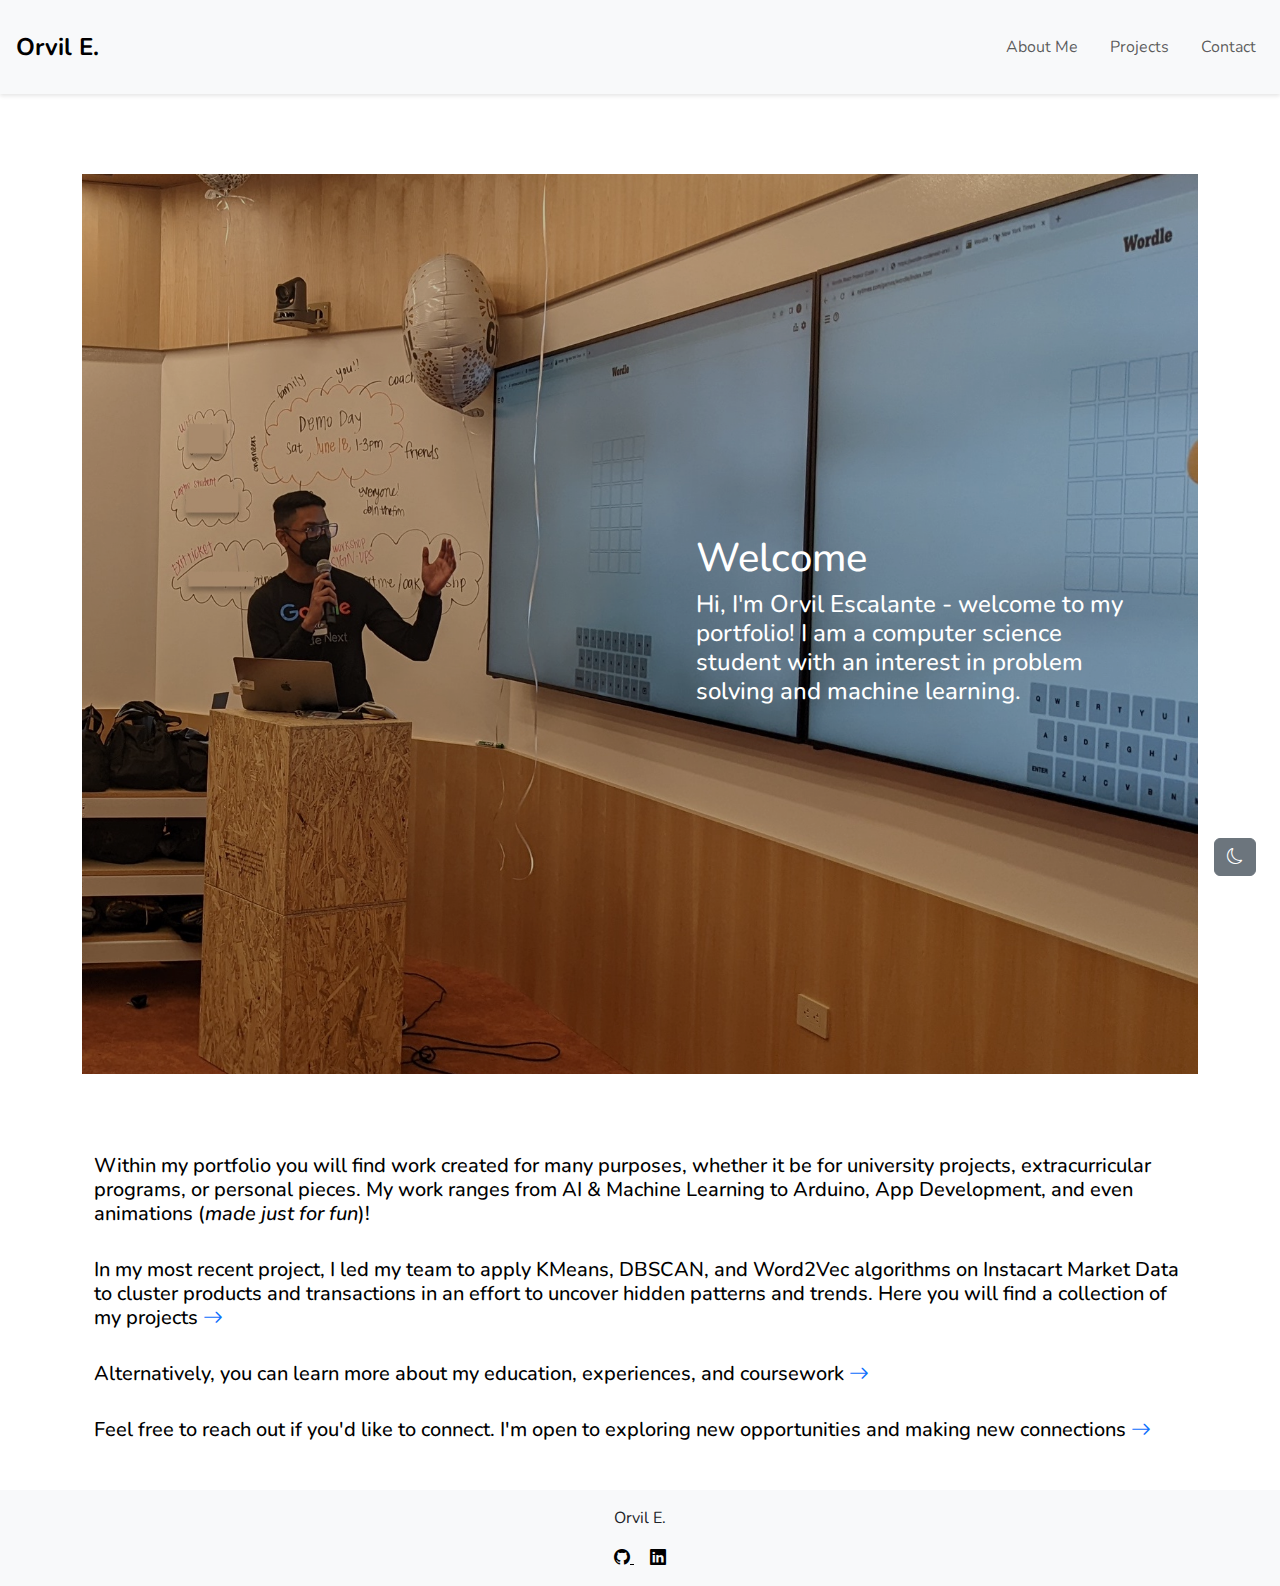
<file: index.html>
<!DOCTYPE html>
<html lang="en">

<head>
    <meta charset="UTF-8">
    <meta name="viewport" content="width=device-width, initial-scale=1.0">
    <title>Orvil E.</title>
    <!-- Bootstrap CSS -->
    <link href="https://cdn.jsdelivr.net/npm/bootstrap@5.3.0/dist/css/bootstrap.min.css" rel="stylesheet">
    <link href="https://cdn.jsdelivr.net/npm/bootstrap-icons/font/bootstrap-icons.css" rel="stylesheet">
    <link id="theme-stylesheet" rel="stylesheet" href="light.css">
    <link rel="preload" href="dark.css" as="style">
    <link rel="preconnect" href="https://fonts.googleapis.com">
    <link rel="preconnect" href="https://fonts.gstatic.com" crossorigin>
    <link href="https://fonts.googleapis.com/css2?family=Nunito:ital,wght@0,200..1000;1,200..1000&display=swap" rel="stylesheet">

</head>

<body>
    <header class="bg-dark text-white py-3">
        <nav class="navbar navbar-expand-lg navbar-dark container-fluid">
            <a class="navbar-brand ms-3" href="index.html">Orvil E.</a>
            <button
                class="navbar-toggler"
                type="button"
                data-bs-toggle="collapse"
                data-bs-target="#navbarNav"
                aria-controls="navbarNav"
                aria-expanded="false"
                aria-label="Toggle navigation">
                <span class="navbar-toggler-icon"></span>
            </button>
            <div class="collapse navbar-collapse justify-content-end pe-3" id="navbarNav">
                <ul class="navbar-nav">
                    <li class="nav-item">
                        <a class="nav-link" href="about.html">About Me</a>
                    </li>
                    <li class="nav-item">
                        <a class="nav-link" href="projects.html">Projects</a>
                    </li>
                    <li class="nav-item">
                        <a class="nav-link" href="contact.html">Contact</a>
                    </li>
                </ul>
            </div>
        </nav>
    </header>
    

    <main class="container my-5">
        <section id="welcome" class="hero-section">
            <div class="hero-content">
                <h1>Welcome</h1>
                <h4>Hi, I'm Orvil Escalante - welcome to my portfolio! I am a computer science student with an interest in problem solving and machine learning.</h4>
            </div>
        </section>
        <section>
            <div class="container my-5">
                <h5>Within my portfolio you will find work created for many purposes, whether it be for university projects, extracurricular programs, or personal pieces. My work ranges from AI & Machine Learning to Arduino, App Development, and even animations (<i>made just for fun</i>)!</h5><br><h5> In my most recent project, I led my team to apply KMeans, DBSCAN, and Word2Vec algorithms on Instacart Market Data to cluster products and transactions in an effort to uncover hidden patterns and trends. Here you will find a collection of my projects <a href="projects.html" class="bi bi-arrow-right"></a></span></h5>
                <br>
                <h5>Alternatively, you can learn more about my education, experiences, and coursework <a href="about.html" class="bi bi-arrow-right"></a></span></h5>
                <br>
                <h5>Feel free to reach out if you'd like to connect. I'm open to exploring new opportunities and making new connections <a href="contact.html" class="bi bi-arrow-right"></a> </h5>

            </div>
        </section>

        </section>

      
    </main>

    <!-- Placeholder for the footer -->
    <div id="footer-placeholder"></div>


    <!-- Theme Toggle Button -->
    <button id="theme-toggle" class="btn btn-secondary position-fixed bottom-0 end-0 m-4">🌙</button>

    <!-- Bootstrap Bundle with Popper -->
    <script src="https://cdn.jsdelivr.net/npm/bootstrap@5.3.0/dist/js/bootstrap.bundle.min.js"></script>
    <script src="script.js"></script>
</body>

</html>
</file>
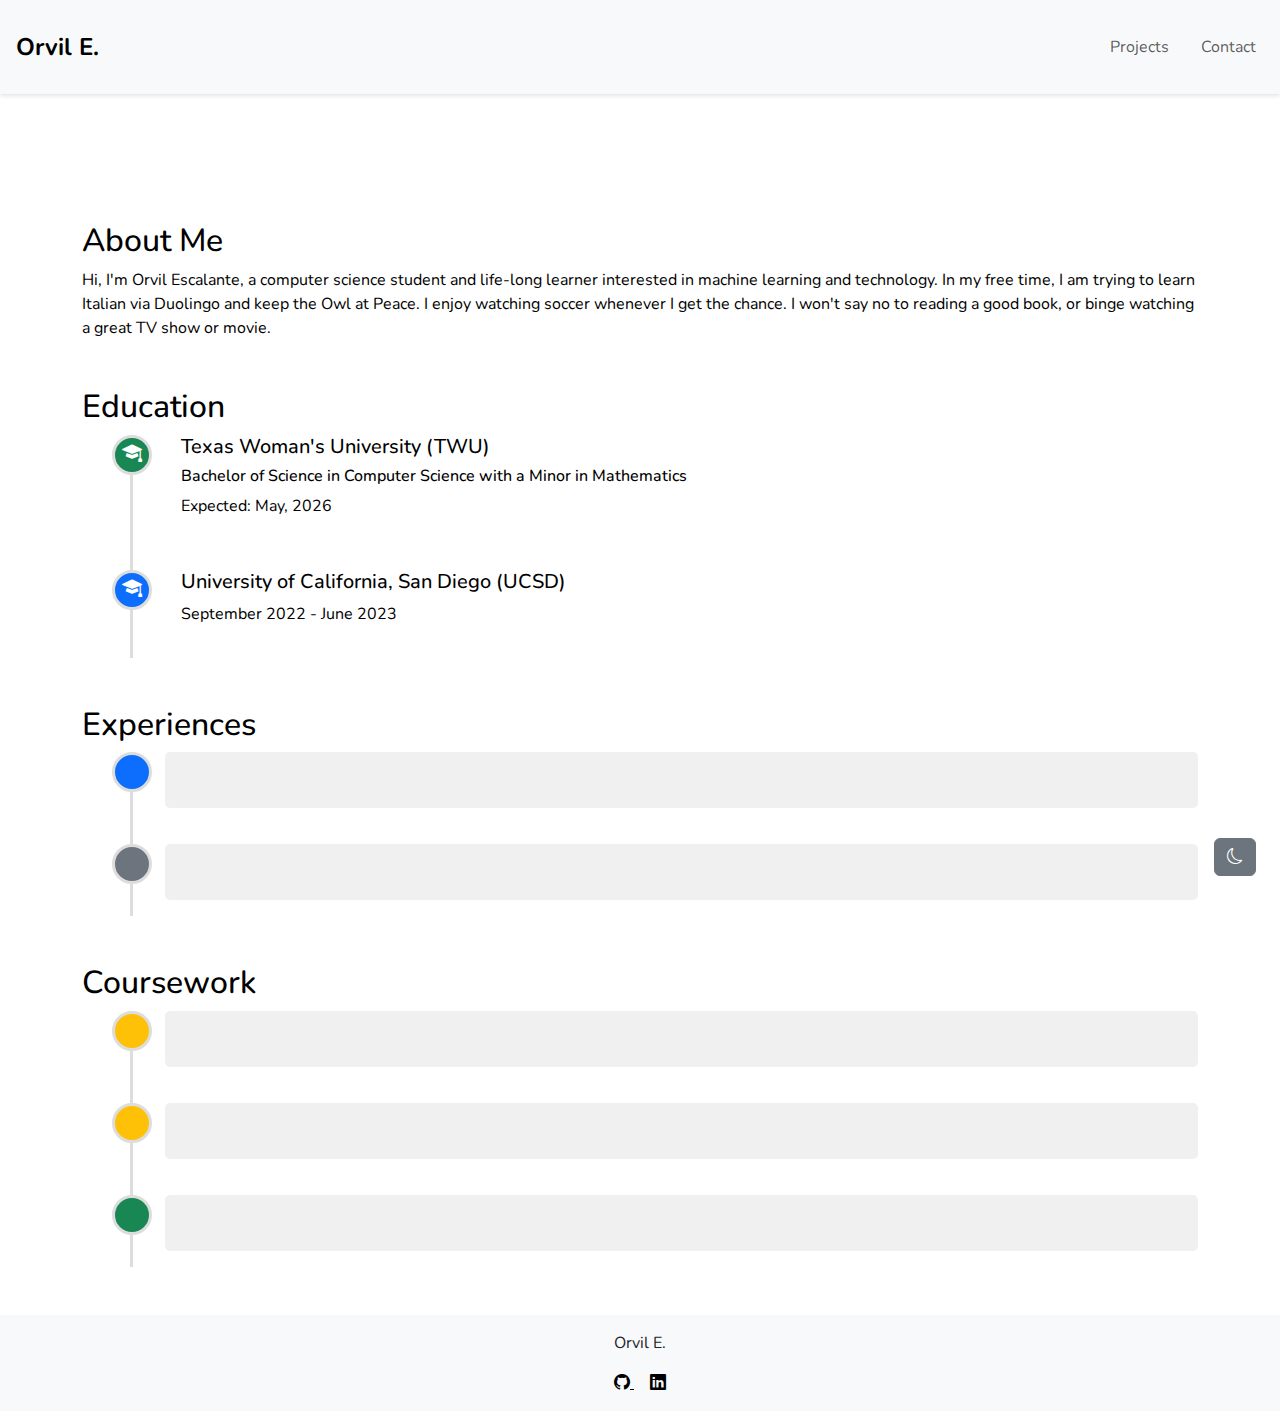
<file: about.html>
<!DOCTYPE html>
<html lang="en">
<head>
    <meta charset="UTF-8">
    <meta name="viewport" content="width=device-width, initial-scale=1.0">
    <title>About Me</title>
    <link href="https://cdn.jsdelivr.net/npm/bootstrap@5.3.0/dist/css/bootstrap.min.css" rel="stylesheet">
    <link href="https://cdn.jsdelivr.net/npm/bootstrap-icons/font/bootstrap-icons.css" rel="stylesheet">
    <link id="theme-stylesheet" rel="stylesheet" href="light.css">
    <link rel="preload" href="dark.css" as="style">
    <link href="https://fonts.googleapis.com/css2?family=Nunito:ital,wght@0,200..1000;1,200..1000&display=swap" rel="stylesheet">


</head>
<body>
    <header class="bg-dark text-white py-3">
        <nav class="navbar navbar-expand-lg navbar-dark container-fluid">
            <a class="navbar-brand ms-3" href="index.html">Orvil E.</a>
            <button
                class="navbar-toggler"
                type="button"
                data-bs-toggle="collapse"
                data-bs-target="#navbarNav"
                aria-controls="navbarNav"
                aria-expanded="false"
                aria-label="Toggle navigation">
                <span class="navbar-toggler-icon"></span>
            </button>
            <div class="collapse navbar-collapse justify-content-end pe-3" id="navbarNav">
                <ul class="navbar-nav">
                    <li class="nav-item">
                        <a class="nav-link" href="projects.html">Projects</a>
                    </li>
                    <li class="nav-item">
                        <a class="nav-link" href="contact.html">Contact</a>
                    </li>
                </ul>
            </div>
        </nav>
    </header>

    <main class="container my-5">
        <section id="about" class="my-5">
            <h2>About Me</h2>
            <p>Hi, I'm Orvil Escalante, a computer science student and life-long learner interested in machine learning and technology. In my free time, I am trying to learn Italian via Duolingo and keep the Owl at Peace. I enjoy watching soccer whenever I get the chance. I won't say no to reading a good book, or binge watching a great TV show or movie.</p>
        </section>

        <section id="education" class="my-5 skeleton-section">
            <h2>Education</h2>
            <div class="timeline skeleton-container" id="education-timeline">
                <div class="timeline-item skeleton-item">
                    <span class="timeline-icon bg-primary text-white">
                    </span>
                    <div class="timeline-content">
                      <h5></h5>
                      <h6></h6>
                      <p></p>
                    </div>
                  </div>
            </div>
        </section>

        <section id="experiences" class="my-5 skeleton-section">
            <h2>Experiences</h2>
            <div class="timeline skeleton-container" id="experiences-timeline">
                <div class="timeline-item skeleton-item">
                    <span class="timeline-icon bg-primary text-white"></span>
                    <div class="timeline-content">
                        <h5></h5>
                        <p></p>
                        <p></p>
                    </div>
                </div>
                <div class="timeline-item skeleton-item">
                    <span class="timeline-icon bg-secondary text-white"></span>
                    <div class="timeline-content">
                        <h5></h5>
                        <p></p>
                        <p></p>
                    </div>
                </div>
            </div>
        </section>
        
        <section id="coursework" class="my-5 skeleton-section">
            <h2>Coursework</h2>
            <div class="timeline skeleton-container" id="coursework-timeline">
                <div class="timeline-item skeleton-item">
                    <span class="timeline-icon bg-warning text-dark"></span>
                    <div class="timeline-content">
                        <h5></h5>
                        <p></p>
                        <p></p>
                    </div>
                </div>
                <div class="timeline-item skeleton-item">
                    <span class="timeline-icon bg-warning text-dark"></span>
                    <div class="timeline-content">
                        <h5></h5>
                        <p></p>
                        <p></p>
                    </div>
                </div>
                <div class="timeline-item skeleton-item">
                    <span class="timeline-icon bg-success text-white"></span>
                    <div class="timeline-content">
                        <h5></h5>
                        <p></p>
                        <p></p>
                    </div>
                </div>
            </div>
        </section>
        
    </main>

    <!-- Placeholder for the footer -->
    <div id="footer-placeholder"></div>


    <!-- Theme Toggle Button -->
    <button id="theme-toggle" class="btn btn-secondary position-fixed bottom-0 end-0 m-4">🌙</button>


    <script src="https://cdn.jsdelivr.net/npm/bootstrap@5.3.0/dist/js/bootstrap.bundle.min.js"></script>
    <script src="script.js"></script>
</body>
</html>
</file>
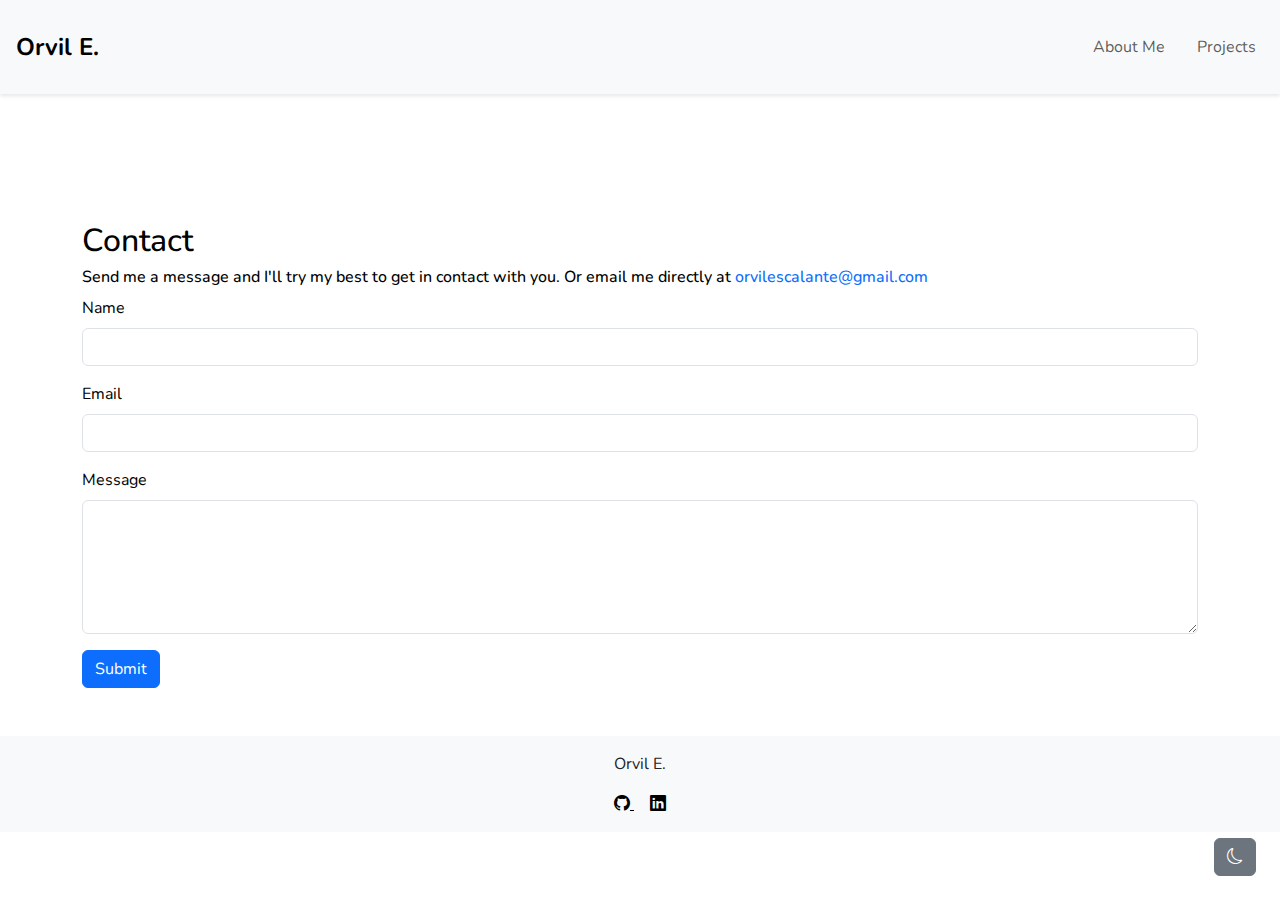
<file: contact.html>
<!DOCTYPE html>
<html lang="en">
<head>
    <meta charset="UTF-8">
    <meta name="viewport" content="width=device-width, initial-scale=1.0">
    <title>Contact</title>
    <link href="https://cdn.jsdelivr.net/npm/bootstrap@5.3.0/dist/css/bootstrap.min.css" rel="stylesheet">
    <link href="https://cdn.jsdelivr.net/npm/bootstrap-icons/font/bootstrap-icons.css" rel="stylesheet">
    <link id="theme-stylesheet" rel="stylesheet" href="light.css">
    <link rel="preload" href="dark.css" as="style">
    <link href="https://fonts.googleapis.com/css2?family=Nunito:ital,wght@0,200..1000;1,200..1000&display=swap" rel="stylesheet">


</head>
<body>
    <header class="bg-dark text-white py-3">
        <nav class="navbar navbar-expand-lg navbar-dark container-fluid">
            <a class="navbar-brand ms-3" href="index.html">Orvil E.</a>
            <button
                class="navbar-toggler"
                type="button"
                data-bs-toggle="collapse"
                data-bs-target="#navbarNav"
                aria-controls="navbarNav"
                aria-expanded="false"
                aria-label="Toggle navigation">
                <span class="navbar-toggler-icon"></span>
            </button>
            <div class="collapse navbar-collapse justify-content-end pe-3" id="navbarNav">
                <ul class="navbar-nav">
                    <li class="nav-item">
                        <a class="nav-link" href="about.html">About Me</a>
                    </li>
                    <li class="nav-item">
                        <a class="nav-link" href="projects.html">Projects</a>
                    </li>
                </ul>
            </div>
        </nav>
    </header>

    <main class="container my-5">
        <section id="contact" class="my-5">
            <h2>Contact</h2>
            <h6>Send me a message and I'll try my best to get in contact with you. Or email me directly at <a class="link-primary link-offset-2 link-offset-3-hover link-underline link-underline-opacity-0 link-underline-opacity-75-hover" href="mailto:orvilescalante@gmail.com">orvilescalante@gmail.com</a></h6>
            <form id="contactForm" action="https://formsubmit.co/03e13ca9dd790345bf220d064a0a31dd" method="POST">
                <div class="mb-3">
                    <label for="name" class="form-label">Name</label>
                    <input type="text" class="form-control" id="name" name="name" required>
                </div>
                <div class="mb-3">
                    <label for="email" class="form-label">Email</label>
                    <input type="email" class="form-control" id="email" name="email" required>
                </div>
                    <input type="hidden" name="_next" value="https://0rvil.github.io/Portfolio/thankyou.html">
                    <input type="hidden" name="_captcha" value="false">
                <div class="mb-3">
                    <label for="message" class="form-label">Message</label>
                    <textarea class="form-control" id="message" rows="5" name="message" required></textarea>
                </div>
                <button type="submit" class="btn btn-primary">Submit</button>
            </form>
        </section>
    </main>

    <!-- Placeholder for the footer -->
    <div id="footer-placeholder"></div>



    <!-- Theme Toggle Button -->
    <button id="theme-toggle" class="btn btn-secondary position-fixed bottom-0 end-0 m-4">🌙</button>


    <script src="https://cdn.jsdelivr.net/npm/bootstrap@5.3.0/dist/js/bootstrap.bundle.min.js"></script>
    <script src="script.js"></script>
</body>
</html>
</file>
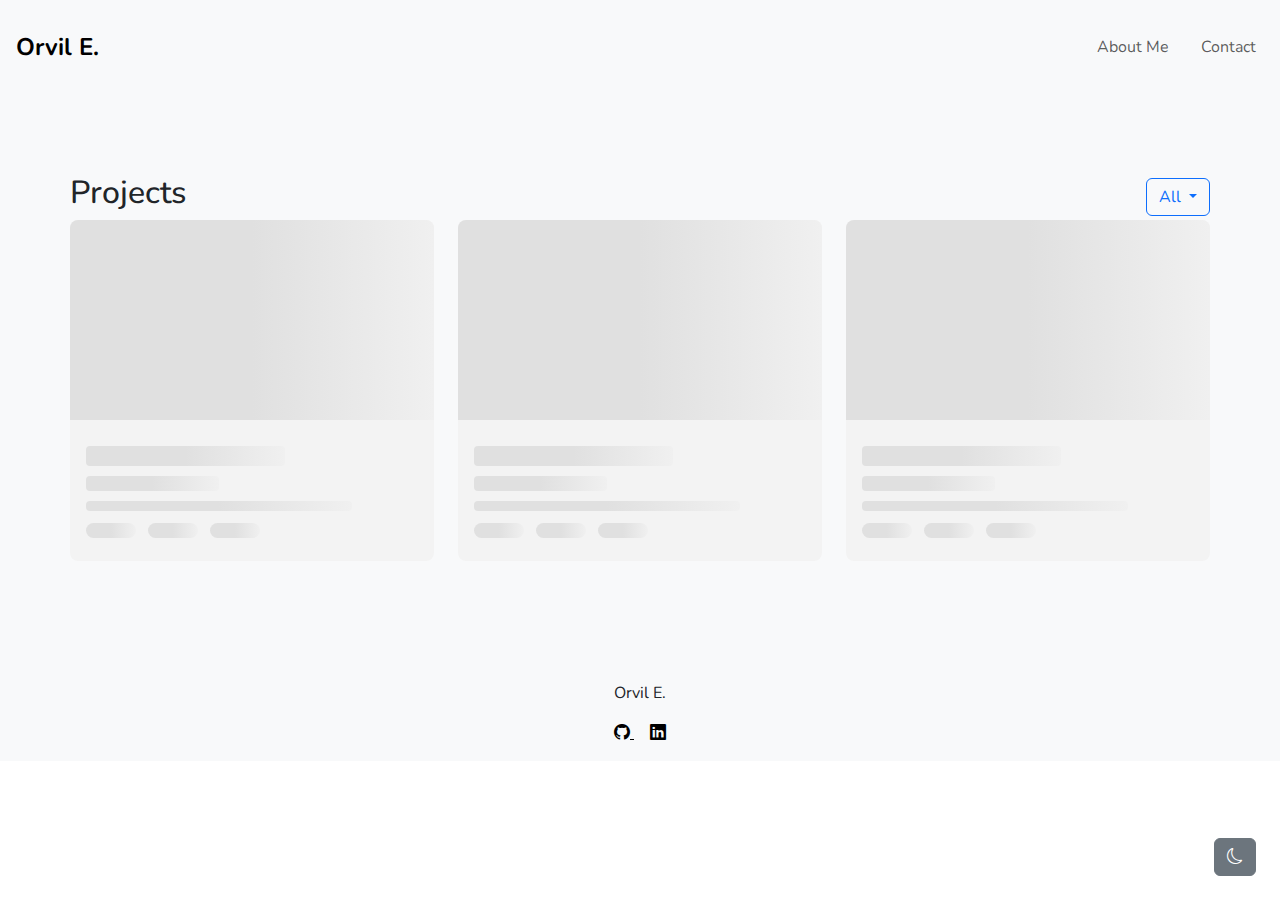
<file: projects.html>
<!DOCTYPE html>
<html lang="en">
<head>
    <meta charset="UTF-8">
    <meta name="viewport" content="width=device-width, initial-scale=1.0">
    <title>Projects</title>
    <link href="https://cdn.jsdelivr.net/npm/bootstrap@5.3.0/dist/css/bootstrap.min.css" rel="stylesheet">
    <link href="https://cdn.jsdelivr.net/npm/bootstrap-icons/font/bootstrap-icons.css" rel="stylesheet">
    <link id="theme-stylesheet" rel="stylesheet" href="light.css">
    <link rel="preload" href="dark.css" as="style">
    <link href="https://fonts.googleapis.com/css2?family=Nunito:ital,wght@0,200..1000;1,200..1000&display=swap" rel="stylesheet">


</head>
<body>
    <header class="bg-dark text-white py-3">
        <nav class="navbar navbar-expand-lg navbar-dark container-fluid">
            <a class="navbar-brand ms-3" href="index.html">Orvil E.</a>
            <button
                class="navbar-toggler"
                type="button"
                data-bs-toggle="collapse"
                data-bs-target="#navbarNav"
                aria-controls="navbarNav"
                aria-expanded="false"
                aria-label="Toggle navigation">
                <span class="navbar-toggler-icon"></span>
            </button>
            <div class="collapse navbar-collapse justify-content-end pe-3" id="navbarNav">
                <ul class="navbar-nav">
                    <li class="nav-item">
                        <a class="nav-link" href="about.html">About Me</a>
                    </li>
                    <li class="nav-item">
                        <a class="nav-link" href="contact.html">Contact</a>
                    </li>
                </ul>
            </div>
        </nav>
    </header>

    <div class="offcanvas offcanvas-end" tabindex="-1" id="projectDetailsOffcanvas" aria-labelledby="offcanvasRightLabel">
        <div class="offcanvas-header">
            <h5 id="offcanvasRightLabel">Project Details</h5>
            <button type="button" class="btn-close" id="close-details" data-bs-dismiss="offcanvas" aria-label="Close"></button>
        </div>
        <div class="offcanvas-body">
            <!-- Dynamic content will be injected here -->
            <h6 id="project-title"></h6>
            <div id="project-carousel" class="carousel slide" data-bs-ride="carousel">
                <div class="carousel-inner" id="carousel-inner"></div>
                <button class="carousel-control-prev" type="button" data-bs-target="#project-carousel" data-bs-slide="prev">
                    <span class="carousel-control-prev-icon" aria-hidden="true"></span>
                    <span class="visually-hidden">Previous</span>
                </button>
                <button class="carousel-control-next" type="button" data-bs-target="#project-carousel" data-bs-slide="next">
                    <span class="carousel-control-next-icon" aria-hidden="true"></span>
                    <span class="visually-hidden">Next</span>
                </button>
            </div>            
            <p id="project-description"></p>
            <div id="project-technologies"></div>
            <div id="project-links" class="d-grid gap-2">
            </div>
        </div>
    </div>
    
    <main class="projects-wrapper">
        <section id="projects" class="py-5">
            <div class="container">
                <div class="row align-items-center">
                    <h2 class="col">Projects</h2>
                    <div class="col-auto ms-auto">
                        <div class="dropdown">
                            <button
                              id="tag-dropdown-toggle"
                              class="btn btn-outline-primary dropdown-toggle"
                              type="button"
                              id="dropdownMenuButton"
                              data-bs-toggle="dropdown"
                              aria-expanded="false"
                            >
                              All
                            </button>
                            <ul id="tag-dropdown-menu" class="dropdown-menu" aria-labelledby="dropdownMenuButton">
                              <!-- Dynamic tag items will be appended here -->
                            </ul>
                        </div>
                    </div>
                </div>
                <div id="project-container" class="row">
                    <!-- Projects will be rendered here -->

                      <!-- Skeleton Placeholder cards -->
                      <div class="col-md-4 mb-4">
                        <div class="card skeleton">
                          <div class="skeleton-img"></div>
                          <div class="card-body">
                            <h5 class="skeleton-text skeleton-title"></h5>
                            <h6 class="skeleton-text skeleton-subtitle"></h6>
                            <p class="skeleton-text skeleton-paragraph"></p>
                            <div class="skeleton-badges">
                              <span class="skeleton-badge"></span>
                              <span class="skeleton-badge"></span>
                              <span class="skeleton-badge"></span>
                            </div>
                          </div>
                        </div>
                      </div>

                      <div class="col-md-4 mb-4">
                        <div class="card skeleton">
                          <div class="skeleton-img"></div>
                          <div class="card-body">
                            <h5 class="skeleton-text skeleton-title"></h5>
                            <h6 class="skeleton-text skeleton-subtitle"></h6>
                            <p class="skeleton-text skeleton-paragraph"></p>
                            <div class="skeleton-badges">
                              <span class="skeleton-badge"></span>
                              <span class="skeleton-badge"></span>
                              <span class="skeleton-badge"></span>
                            </div>
                          </div>
                        </div>
                      </div>


                      <div class="col-md-4 mb-4">
                        <div class="card skeleton">
                          <div class="skeleton-img"></div>
                          <div class="card-body">
                            <h5 class="skeleton-text skeleton-title"></h5>
                            <h6 class="skeleton-text skeleton-subtitle"></h6>
                            <p class="skeleton-text skeleton-paragraph"></p>
                            <div class="skeleton-badges">
                              <span class="skeleton-badge"></span>
                              <span class="skeleton-badge"></span>
                              <span class="skeleton-badge"></span>
                            </div>
                          </div>
                        </div>
                      </div>
                </div>
            </div>
        </section>
    </main>
    
    
    

    <!-- Placeholder for the footer -->
    <div id="footer-placeholder"></div>

    <!-- Theme Toggle Button -->
    <button id="theme-toggle" class="btn btn-secondary position-fixed bottom-0 end-0 m-4">🌙</button>


    <script src="https://cdn.jsdelivr.net/npm/bootstrap@5.3.0/dist/js/bootstrap.bundle.min.js"></script>
    <script src="script.js"></script>
</body>
</html>
</file>
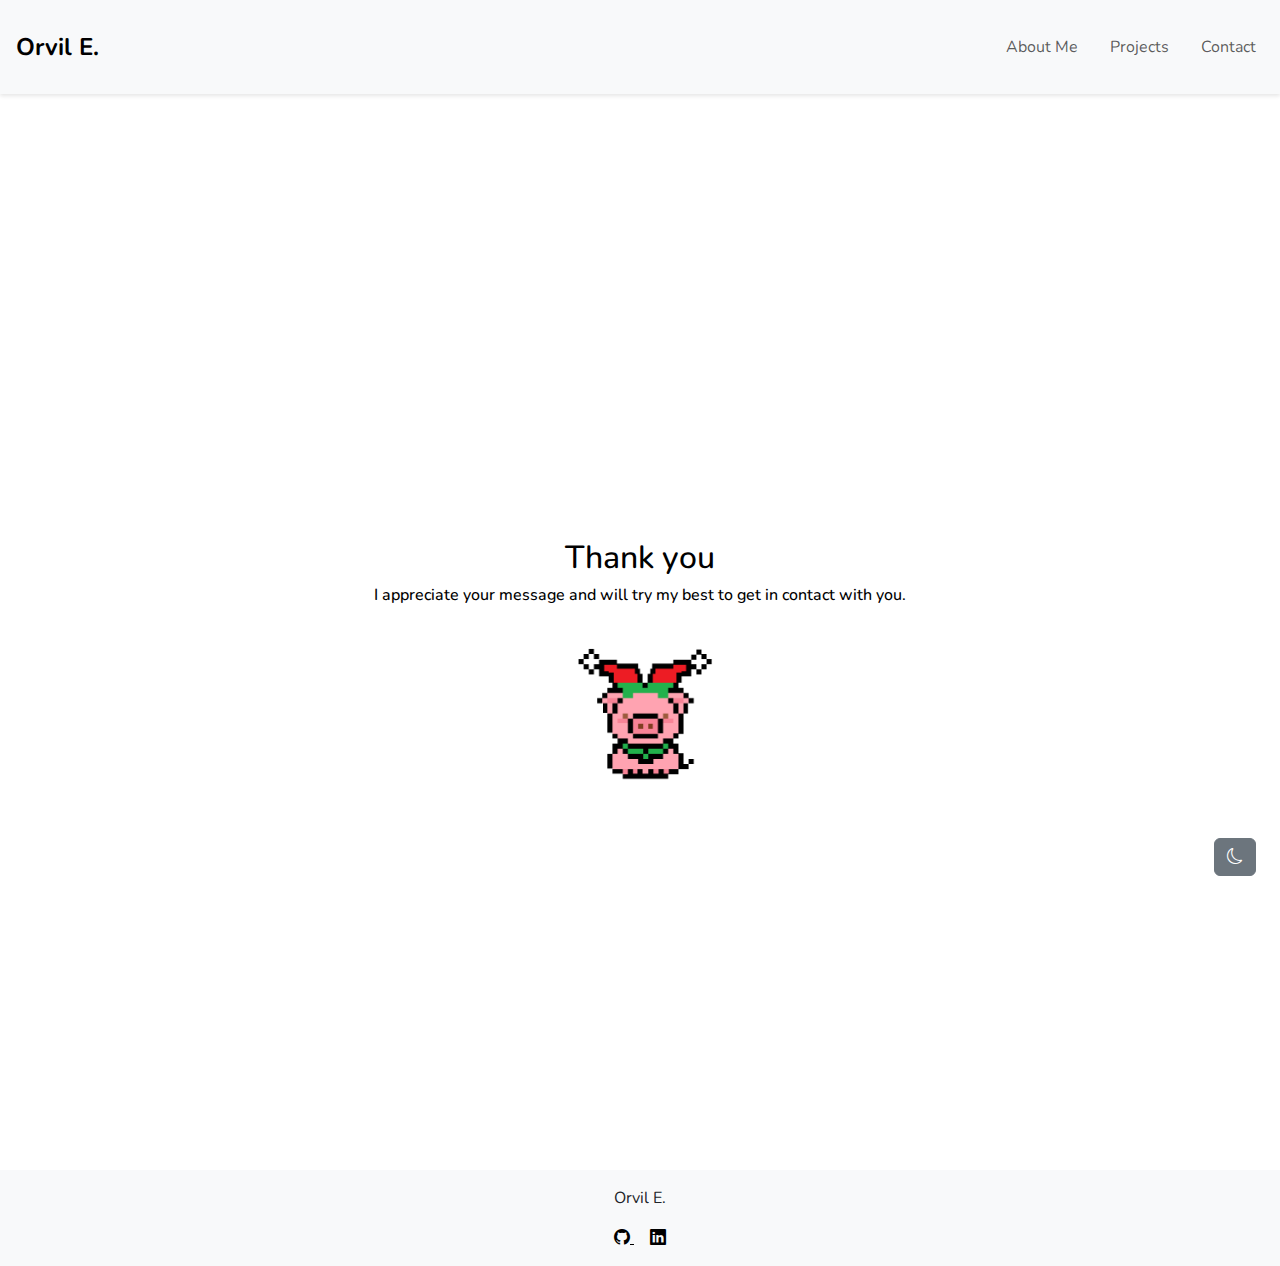
<file: thankyou.html>
<!DOCTYPE html>
<html lang="en">
<head>
    <meta charset="UTF-8">
    <meta name="viewport" content="width=device-width, initial-scale=1.0">
    <title>Contact</title>
    <link href="https://cdn.jsdelivr.net/npm/bootstrap@5.3.0/dist/css/bootstrap.min.css" rel="stylesheet">
    <link href="https://cdn.jsdelivr.net/npm/bootstrap-icons/font/bootstrap-icons.css" rel="stylesheet">
    <link id="theme-stylesheet" rel="stylesheet" href="light.css">
    <link rel="preload" href="dark.css" as="style">
    <link href="https://fonts.googleapis.com/css2?family=Nunito:ital,wght@0,200..1000;1,200..1000&display=swap" rel="stylesheet">


</head>
<body>
    <header class="bg-dark text-white py-3">
        <nav class="navbar navbar-expand-lg navbar-dark container-fluid">
            <a class="navbar-brand ms-3" href="index.html">Orvil E.</a>
            <button
                class="navbar-toggler"
                type="button"
                data-bs-toggle="collapse"
                data-bs-target="#navbarNav"
                aria-controls="navbarNav"
                aria-expanded="false"
                aria-label="Toggle navigation">
                <span class="navbar-toggler-icon"></span>
            </button>
            <div class="collapse navbar-collapse justify-content-end pe-3" id="navbarNav">
                <ul class="navbar-nav">
                    <li class="nav-item">
                        <a class="nav-link" href="about.html">About Me</a>
                    </li>
                    <li class="nav-item">
                        <a class="nav-link" href="projects.html">Projects</a>
                    </li>
                    <li class="nav-item">
                        <a class="nav-link" href="contact.html">Contact</a>
                    </li>
                </ul>
            </div>
        </nav>
    </header>

    <main class="container my-5">
        <section id="thank-you" class="my-5">
            <h2>Thank you</h2>
            <h6>I appreciate your message and will try my best to get in contact with you. </h6>
            <a href="https://0rvil.github.io/AlphaWord/" target="_blank">
                <img class="Thanks" src="./Projects/saucy.png" alt="Secret thank you image of Saucy the festive pig, play Wordle on AlphaWord at https://0rvil.github.io/AlphaWord/ ">
            </a>
        </section>
    </main>

    <!-- Placeholder for the footer -->
    <div id="footer-placeholder"></div>



    <!-- Theme Toggle Button -->
    <button id="theme-toggle" class="btn btn-secondary position-fixed bottom-0 end-0 m-4">🌙</button>


    <script src="https://cdn.jsdelivr.net/npm/bootstrap@5.3.0/dist/js/bootstrap.bundle.min.js"></script>
    <script src="script.js"></script>
</body>
</html>
</file>
<file: light.css>
html{
  font-family: "Nunito";

}
body {
    background-color: #ffffff;
    color: #000000;
    font-family: "Nunito";
}
header, footer {
    background-color: #f8f9fa;
}
.card {
    background-color: #ffffff;
    border-color: #dddddd;
}

.navbar-brand {
    font-size: 1.5rem; 
    font-weight: bold;
}

.navbar-nav .nav-link {
    margin-left: 1rem; 
}

header {
    box-shadow: 0 2px 4px rgba(0, 0, 0, 0.1); 
}


.projects-wrapper {
    background-color: #343a40; /* Same color as the header */
    color: white;
    width: 100vw; /* Full viewport width */
    position: relative; /* Ensures no overflow issues */
    left: 50%; /* Move the wrapper to the center */
    transform: translateX(-50%); /* Adjust for alignment */
}

.projects-wrapper #projects .container {
    padding: 2rem 0; /* Ensures content spacing inside the container */
}

#projects .card:hover {
    cursor: pointer;
    transform: scale(1.05);
    transition: transform 0.2s ease-in-out;
}

.footer-icon {
    color: black;
}

.card-img-top {
    width: 100%;
    height: 12rem; /* Fixed height in rem */
    object-fit: cover;
}
  
  
  /* Skeleton placeholder styles */
.skeleton {
    border: none;
    background: #f3f3f3;
    border-radius: 8px;
    overflow: hidden;
  }
  
  .skeleton-img {
    height: 200px;
    background: linear-gradient(90deg, #e0e0e0 25%, #f0f0f0 50%, #e0e0e0 75%);
    background-size: 200% 100%;
    animation: skeleton-shimmer 1.5s infinite;
  }
  
  .skeleton-text {
    background: linear-gradient(90deg, #e0e0e0 25%, #f0f0f0 50%, #e0e0e0 75%);
    background-size: 200% 100%;
    animation: skeleton-shimmer 1.5s infinite;
    border-radius: 4px;
  }
  
  .skeleton-title {
    height: 20px;
    width: 60%;
    margin: 10px 0;
  }
  
  .skeleton-subtitle {
    height: 15px;
    width: 40%;
    margin: 10px 0;
  }
  
  .skeleton-paragraph {
    height: 10px;
    width: 80%;
    margin: 10px 0;
  }
  
  .skeleton-badge {
    display: inline-block;
    height: 15px;
    width: 50px;
    margin-right: 8px;
    border-radius: 50px;
    background: linear-gradient(90deg, #e0e0e0 25%, #f0f0f0 50%, #e0e0e0 75%);
    background-size: 200% 100%;
    animation: skeleton-shimmer 1.5s infinite;
  }
  
  /* Shimmer effect */
  @keyframes skeleton-shimmer {
    from {
      background-position: 200% 0;
    }
    to {
      background-position: -200% 0;
    }
  }
  

  .skeleton-section {
    position: relative;
    overflow: hidden;
}

.skeleton-container {
    display: grid;
    gap: 20px;
}

.skeleton-item {
    background-color: #f0f0f0;
    border-radius: 5px;
    padding: 20px;
    display: flex;
    align-items: center;
    position: relative;
}

.skeleton-item::before {
    content: '';
    position: absolute;
    top: 0;
    left: -100%;
    width: 100%;
    height: 100%;
    background: linear-gradient(90deg, transparent, rgba(255, 255, 255, 0.2), transparent);
    animation: skeleton-shimmer 1.5s infinite;
}


  .timeline {
    position: relative;
    margin-left: 3rem; /* Space for the icons */
    border-left: 3px solid #ddd;
    padding-left: 2rem;
}
.timeline-item {
    margin-bottom: 1rem;
    position: relative;
}
.timeline-icon {
    position: absolute;
    left: -3.3rem; /* Moves the icon further to the left of the line */
    top: 0;
    width: 2.5rem;
    height: 2.5rem;
    line-height: 2rem;
    border-radius: 50%;
    text-align: center;
    font-size: 1.25rem;
    background-color: #fff; /* Optional: Give the icons a background for better visibility */
    border: 3px solid #ddd; /* Optional: Add a border for distinction */
}
.timeline-content {
    margin-left: 1rem; 
}

.offcanvas {
  position: fixed;
  top: 0;
  right: 0;
  height: 100%;
  overflow-y: auto;
  z-index: 1050; /* Ensure it's above other elements */
  background: white; /* Or any background color */
  box-shadow: -2px 0 5px rgba(0, 0, 0, 0.1);
}

body.offcanvas-open {
  overflow: hidden; /* Prevent background scrolling */
}

.Thanks {
  display: block;
  margin: 0 auto;
  width: 12rem;
  height: 12rem;
}

#thank-you {
  display: flex;
  flex-direction: column;
  justify-content: center;  /* Centers text vertically */
  align-items: center;      /* Centers text horizontally */
  height: 100vh;            /* Make the section take full viewport height */
  text-align: center;       /* Centers text horizontally */
}

/* Hero section styles */
.hero-section {
  position: relative;
  width: 100%;
  height: 100vh; /* Full-screen height */
  background: url('./hero_img.jpg') no-repeat center center/cover;
  display: flex;
  justify-content: flex-end;
  align-items: center;
  text-align: left;
  color: white;
}

/* Overlay for better text visibility */
.hero-section::before {
  content: "";
  position: absolute;
  top: 0;
  left: 0;
  width: 100%;
  height: 100%;
  background: rgba(0, 0, 0, 0.2); /* Dark overlay */
}

/* Content inside hero section */
.hero-content {
  position: relative;
  z-index: 2;
  max-width: 40%; /* Restrict width to prevent covering image */
  margin-right: 5%; /* Fine-tune positioning */
}

/* Space below the hero section */
.container {
  padding-top: 2rem;
}

/* Adjust hero image focus for smaller screens */
@media (max-width: 992px) { /* Tablets */
  .hero-section {
    background-position: left center; /* Focus more on the left */
  }
}

@media (max-width: 768px) { /* Mobile devices */
  .hero-section {
    background-position: left center; /* Shift focus further left */
    justify-content:right;
    align-items:end baseline;
    text-align: right;
  }

  .hero-content {
    max-width: 80%; /* Expand text width for better visibility */
    padding-top: 30%;
    margin-right: 10%; /* Adjust positioning */
  }
}
</file>
<file: dark.css>
html{
  font-family: "Nunito";

}
body {
    background-color: #1f1f1f;
    color: #ffffff;
    font-family: "Nunito";
}

header,
footer {
    background-color: #1f1f1f;
}

.navbar-brand {
    font-size: 1.5rem; 
    font-weight: bold;
}

.navbar-nav .nav-link {
    margin-left: 1rem; 
}

header {
    box-shadow: 0 2px 4px rgba(0, 0, 0, 0.1); /* Optional: Add a subtle shadow */
}


.card {
    background-color: #1f1f1f;
    border-color: #333333;
    color: #ffffff;
}

.projects-wrapper {
    background-color: #343a40; /* Same color as the header */
    color: white;
    width: 100vw; /* Full viewport width */
    position: relative; /* Ensures no overflow issues */
    left: 50%; /* Move the wrapper to the center */
    transform: translateX(-50%); /* Adjust for alignment */
}

.projects-wrapper #projects .container {
    padding: 2rem 0; /* Ensures content spacing inside the container */
}

#projects .card:hover {
    cursor: pointer;
    transform: scale(1.05);
    transition: transform 0.2s ease-in-out;
}

/* Dark Theme */
.bg-dark .footer-icon {
    color: white;
}

.card-img-top {
    width: 100%;
    height: 12rem; /* Fixed height in rem */
    object-fit: cover;
}

  
/* Skeleton placeholder styles */
.skeleton {
    border: none;
    background: #333; /* Dark background */
    border-radius: 8px;
    overflow: hidden;
  }
  
  /* Skeleton image styles */
  .skeleton-img {
    height: 200px;
    background: linear-gradient(90deg, #444 25%, #555 50%, #444 75%);
    background-size: 200% 100%;
    animation: skeleton-shimmer 1.5s infinite;
  }
  
  /* Skeleton text styles */
  .skeleton-text {
    background: linear-gradient(90deg, #444 25%, #555 50%, #444 75%);
    background-size: 200% 100%;
    animation: skeleton-shimmer 1.5s infinite;
    border-radius: 4px;
  }
  
  /* Skeleton title */
  .skeleton-title {
    height: 20px;
    width: 60%;
    margin: 10px 0;
  }
  
  /* Skeleton subtitle */
  .skeleton-subtitle {
    height: 15px;
    width: 40%;
    margin: 10px 0;
  }
  
  /* Skeleton paragraph */
  .skeleton-paragraph {
    height: 10px;
    width: 80%;
    margin: 10px 0;
  }
  
  /* Skeleton badge */
  .skeleton-badge {
    display: inline-block;
    height: 15px;
    width: 50px;
    margin-right: 8px;
    border-radius: 50px;
    background: linear-gradient(90deg, #444 25%, #555 50%, #444 75%);
    background-size: 200% 100%;
    animation: skeleton-shimmer 1.5s infinite;
  }
  
  /* Shimmer effect */
  @keyframes skeleton-shimmer {
    from {
      background-position: 200% 0;
    }
    to {
      background-position: -200% 0;
    }
  }

  .skeleton-section {
    position: relative;
    overflow: hidden;
}

.skeleton-container {
    display: grid;
    gap: 20px;
}

.skeleton-item {
    background-color: #f0f0f0;
    border-radius: 5px;
    padding: 20px;
    display: flex;
    align-items: center;
    position: relative;
}

.skeleton-item::before {
    content: '';
    position: absolute;
    top: 0;
    left: -100%;
    width: 100%;
    height: 100%;
    background: linear-gradient(90deg, transparent, rgba(255, 255, 255, 0.2), transparent);
    animation: shimmer 1.5s infinite;
}

@keyframes shimmer {
    100% {
        left: 100%;
    }
}

  
  .timeline {
    position: relative;
    margin-left: 3rem; /* Space for the icons */
    border-left: 3px solid #ddd;
    padding-left: 2rem;
}
.timeline-item {
    margin-bottom: 1rem;
    position: relative;
}
.timeline-icon {
    position: absolute;
    left: -3.3rem; /* Moves the icon further to the left of the line */
    top: 0;
    width: 2.5rem;
    height: 2.5rem;
    line-height: 2rem;
    border-radius: 50%;
    text-align: center;
    font-size: 1.25rem;
    background-color: #fff; /* Optional: Give the icons a background for better visibility */
    border: 3px solid #ddd; /* Optional: Add a border for distinction */
}
.timeline-content {
    margin-left: 1rem; 
}

.offcanvas {
  position: fixed;
  top: 0;
  right: 0;
  height: 100%;
  overflow-y: auto;
  z-index: 1050; /* Ensure it's above other elements */
  background: #1f1f1f; /* Or any background color */
  color: #ffffff;
  box-shadow: -2px 0 5px rgba(0, 0, 0, 0.1);
}

body.offcanvas-open {
  overflow: hidden; /* Prevent background scrolling */
}

/* In dark.css */
h6, .card-data {
  color: #dcdcdc !important; /* A light gray color for dark mode */
}

.Thanks {
  display: block;
  margin: 0 auto;
  width: 12rem;
  height: 12rem;
}

#thank-you {
  display: flex;
  flex-direction: column;
  justify-content: center;  /* Centers text vertically */
  align-items: center;      /* Centers text horizontally */
  height: 100vh;            /* Make the section take full viewport height */
  text-align: center;       /* Centers text horizontally */
}

/* Hero section styles */
.hero-section {
  position: relative;
  width: 100%;
  height: 100vh; /* Full-screen height */
  background: url('./hero_img.jpg') no-repeat center center/cover;
  display: flex;
  justify-content: flex-end;
  align-items: center;
  text-align: left;
  color: white;
}

/* Overlay for better text visibility */
.hero-section::before {
  content: "";
  position: absolute;
  top: 0;
  left: 0;
  width: 100%;
  height: 100%;
  background: rgba(0, 0, 0, 0.3); /* Dark overlay */
}

/* Content inside hero section */
.hero-content {
  position: relative;
  z-index: 2;
  max-width: 40%;
  margin-right: 5%; /* Fine-tune positioning */
}

/* Space below the hero section */
.container {
  padding-top: 2rem;
}

/* Adjust hero image focus for smaller screens */
@media (max-width: 992px) { /* Tablets */
  .hero-section {
    background-position: left center; /* Focus more on the left */
  }
}

@media (max-width: 768px) { /* Mobile devices */
  .hero-section {
    background-position: left center; /* Shift focus further left */
    justify-content:right;
    align-items:end baseline;
    text-align: right;
  }

  .hero-content {
    max-width: 80%; /* Expand text width for better visibility */
    padding-top: 30%;
    margin-right: 10%; /* Adjust positioning */
  }
}
</file>
